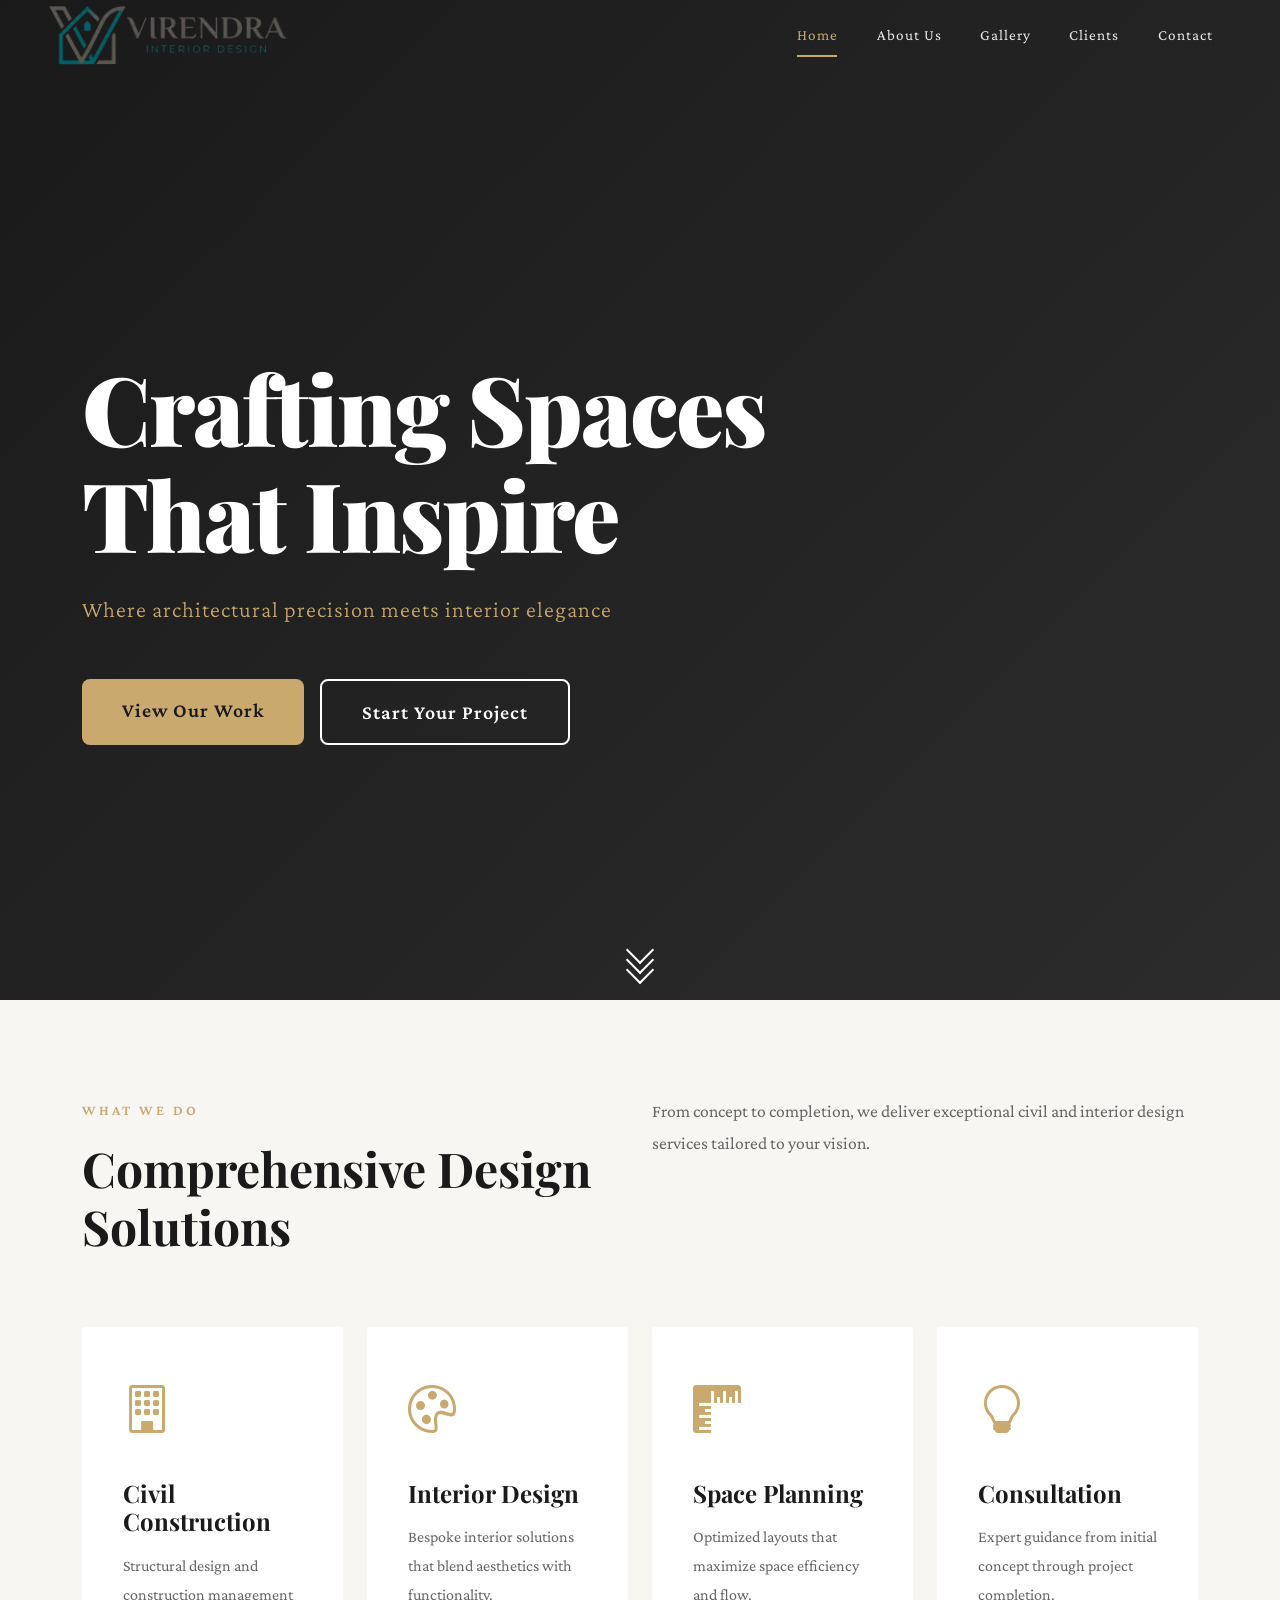
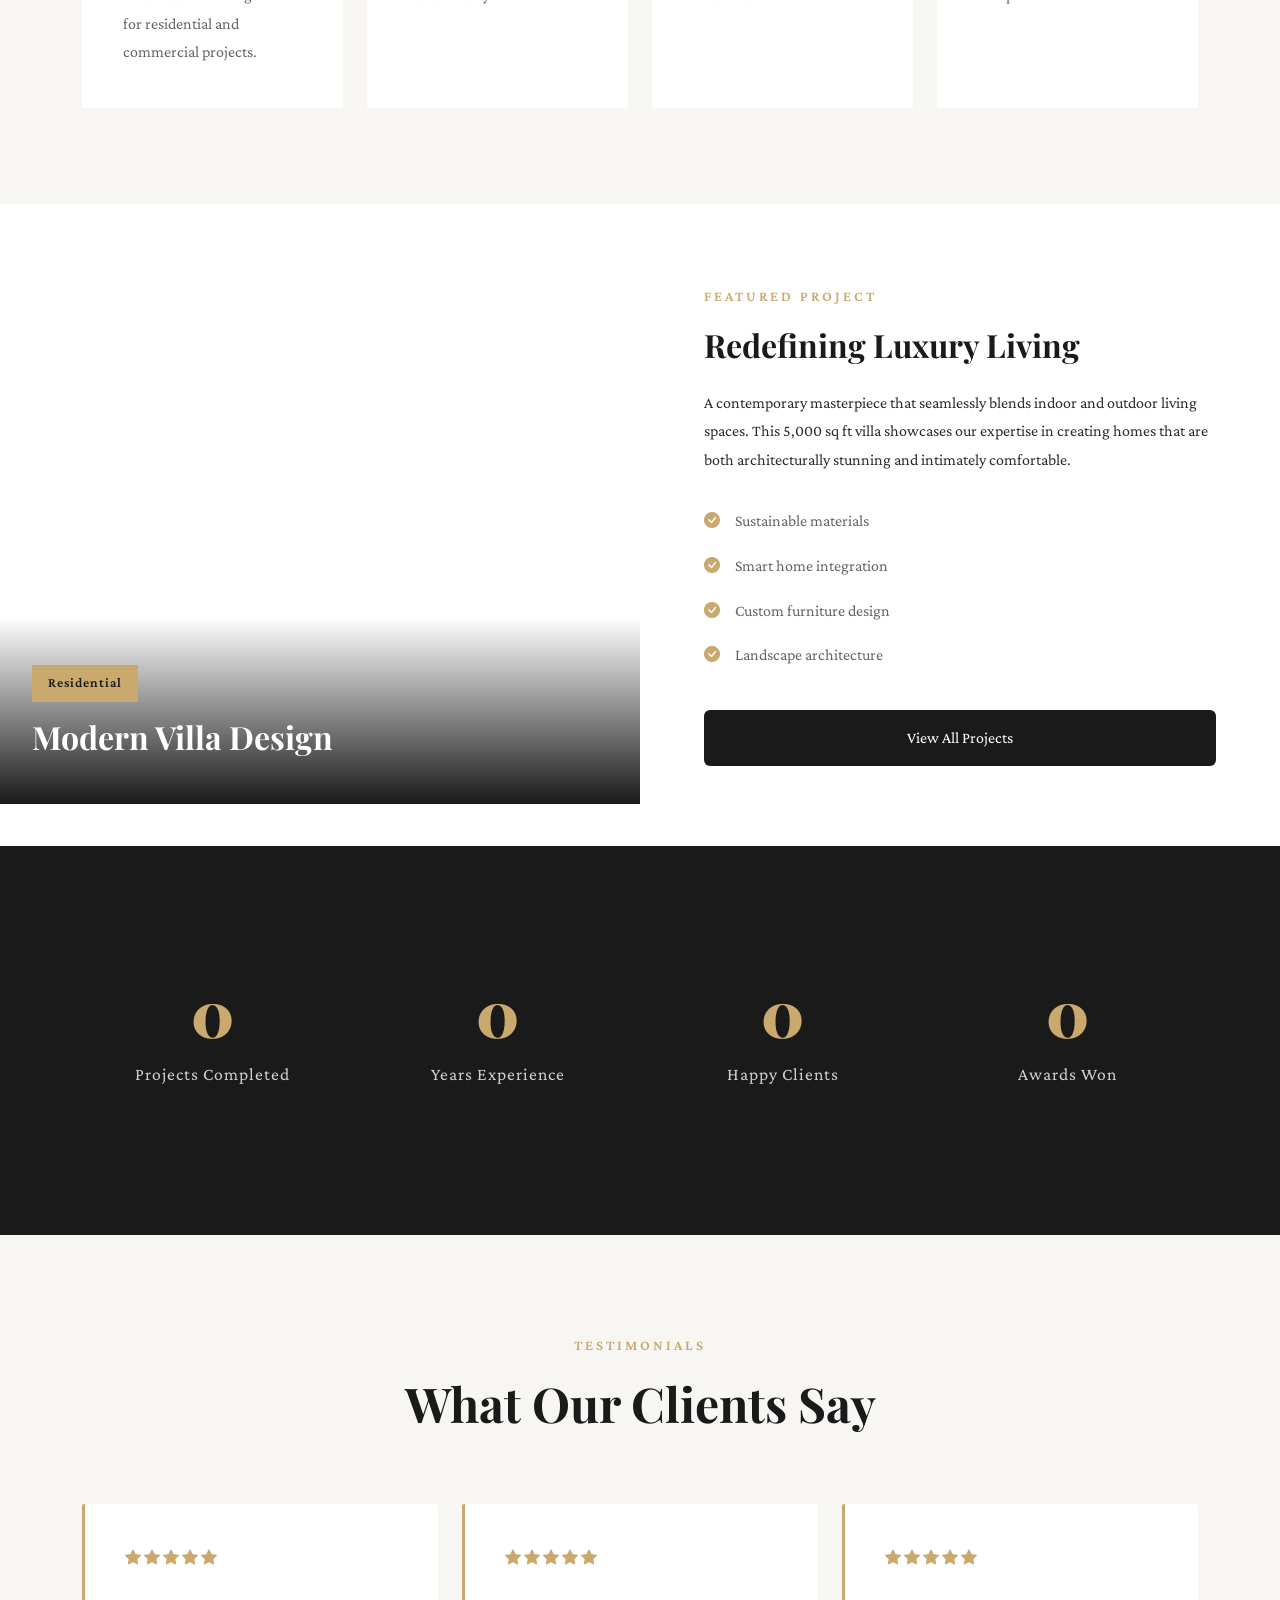
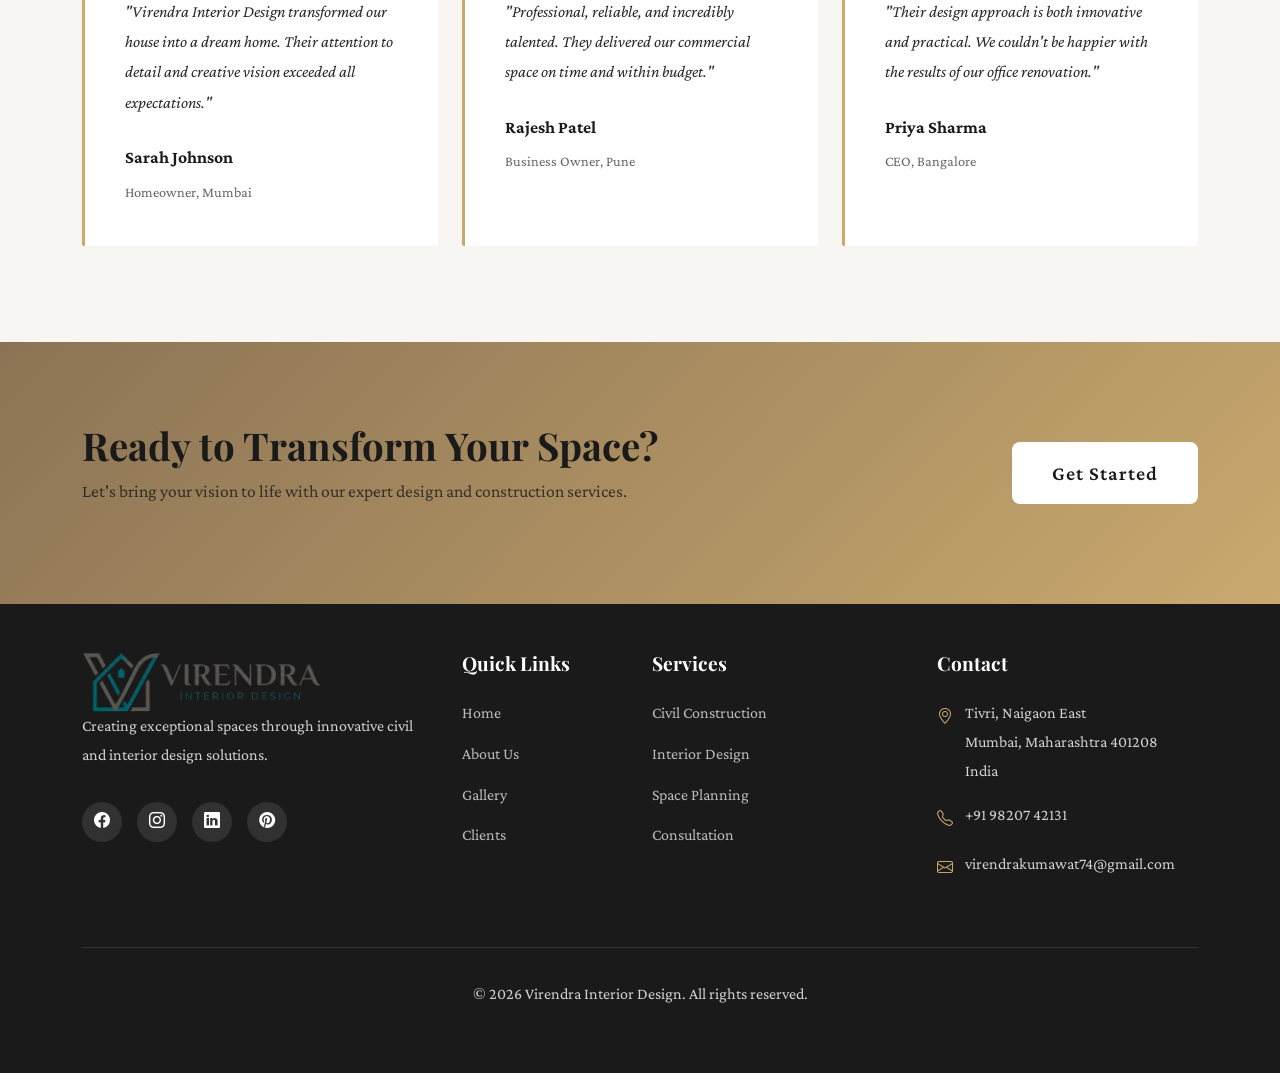
<file: index.html>
﻿<!DOCTYPE html>
<html lang="en">
<head>
    <meta charset="UTF-8">
    <meta name="viewport" content="width=device-width, initial-scale=1.0">
    <title>Virendra Interior Design - Civil & Interior Design Excellence</title>
    <link href="https://cdn.jsdelivr.net/npm/bootstrap@5.3.2/dist/css/bootstrap.min.css" rel="stylesheet">
    <link rel="stylesheet" href="https://cdn.jsdelivr.net/npm/bootstrap-icons@1.11.1/font/bootstrap-icons.css">
    <link rel="preconnect" href="https://fonts.googleapis.com">
    <link rel="preconnect" href="https://fonts.gstatic.com" crossorigin>
    <link href="https://fonts.googleapis.com/css2?family=Playfair+Display:wght@400;600;700;900&family=Crimson+Pro:wght@300;400;600&display=swap" rel="stylesheet">
    <link rel="stylesheet" href="style.css">
</head>
<body>
    <!-- Navigation -->
    <nav class="navbar navbar-expand-lg navbar-dark fixed-top" id="mainNav">
        <div class="container-fluid px-4 px-lg-5">
            <a class="navbar-brand" href="index.html">
                <img src="Images/Logo.png" alt="Logo" class="brand-logo">
            </a>
            <button class="navbar-toggler" type="button" data-bs-toggle="collapse" data-bs-target="#navbarNav">
                <span class="navbar-toggler-icon"></span>
            </button>
            <div class="collapse navbar-collapse" id="navbarNav">
                <ul class="navbar-nav ms-auto">
                    <li class="nav-item"><a class="nav-link active" href="index.html">Home</a></li>
                    <li class="nav-item"><a class="nav-link" href="about.html">About Us</a></li>
                    <li class="nav-item"><a class="nav-link" href="gallery.html">Gallery</a></li>
                    <li class="nav-item"><a class="nav-link" href="clients.html">Clients</a></li>
                    <li class="nav-item"><a class="nav-link" href="contact.html">Contact</a></li>
                </ul>
            </div>
        </div>
    </nav>
    <!-- Hero Section -->
    <section class="hero-section">
        <div class="hero-overlay"></div>
        <div class="hero-content">
            <div class="container">
                <div class="row align-items-center min-vh-100">
                    <div class="col-lg-8">
                        <div class="hero-text fade-in-up">
                            <h1 class="hero-title">Crafting Spaces<br>That Inspire</h1>
                            <p class="hero-subtitle">Where architectural precision meets interior elegance</p>
                            <div class="hero-buttons">
                                <a href="gallery.html" class="btn btn-primary btn-lg">View Our Work</a>
                                <a href="contact.html" class="btn btn-outline-light btn-lg">Start Your Project</a>
                            </div>
                        </div>
                    </div>
                </div>
            </div>
        </div>
        <div class="scroll-indicator">
            <span></span>
            <span></span>
            <span></span>
        </div>
    </section>
    <!-- Services Section -->
    <section class="services-section py-5">
        <div class="container py-5">
            <div class="row mb-5">
                <div class="col-lg-6">
                    <span class="section-label">What We Do</span>
                    <h2 class="section-title">Comprehensive Design Solutions</h2>
                </div>
                <div class="col-lg-6">
                    <p class="section-description">From concept to completion, we deliver exceptional civil and interior design services tailored to your vision.</p>
                </div>
            </div>

            <div class="row g-4">
                <div class="col-md-6 col-lg-3">
                    <div class="service-card">
                        <div class="service-icon">
                            <i class="bi bi-building"></i>
                        </div>
                        <h3>Civil Construction</h3>
                        <p>Structural design and construction management for residential and commercial projects.</p>
                    </div>
                </div>
                <div class="col-md-6 col-lg-3">
                    <div class="service-card">
                        <div class="service-icon">
                            <i class="bi bi-palette"></i>
                        </div>
                        <h3>Interior Design</h3>
                        <p>Bespoke interior solutions that blend aesthetics with functionality.</p>
                    </div>
                </div>
                <div class="col-md-6 col-lg-3">
                    <div class="service-card">
                        <div class="service-icon">
                            <i class="bi bi-rulers"></i>
                        </div>
                        <h3>Space Planning</h3>
                        <p>Optimized layouts that maximize space efficiency and flow.</p>
                    </div>
                </div>
                <div class="col-md-6 col-lg-3">
                    <div class="service-card">
                        <div class="service-icon">
                            <i class="bi bi-lightbulb"></i>
                        </div>
                        <h3>Consultation</h3>
                        <p>Expert guidance from initial concept through project completion.</p>
                    </div>
                </div>
            </div>
        </div>
    </section>
    <!-- Featured Projects -->
    <section class="featured-section">
        <div class="container-fluid p-0">
            <div class="row g-0">
                <div class="col-lg-6">
                    <div class="featured-image" style="background-image: url('https://images.unsplash.com/photo-1600607687939-ce8a6c25118c?w=1200');">
                        <div class="featured-overlay">
                            <span class="featured-category">Residential</span>
                            <h3>Modern Villa Design</h3>
                        </div>
                    </div>
                </div>
                <div class="col-lg-6">
                    <div class="featured-content">
                        <span class="section-label">Featured Project</span>
                        <h2 class="mb-4">Redefining Luxury Living</h2>
                        <p class="mb-4">A contemporary masterpiece that seamlessly blends indoor and outdoor living spaces. This 5,000 sq ft villa showcases our expertise in creating homes that are both architecturally stunning and intimately comfortable.</p>
                        <ul class="project-features">
                            <li><i class="bi bi-check-circle-fill"></i> Sustainable materials</li>
                            <li><i class="bi bi-check-circle-fill"></i> Smart home integration</li>
                            <li><i class="bi bi-check-circle-fill"></i> Custom furniture design</li>
                            <li><i class="bi bi-check-circle-fill"></i> Landscape architecture</li>
                        </ul>
                        <a href="gallery.html" class="btn btn-dark mt-3">View All Projects</a>
                    </div>
                </div>
            </div>
        </div>
    </section>
    <!-- Stats Section -->
    <section class="stats-section py-5">
        <div class="container py-5">
            <div class="row text-center g-4">
                <div class="col-6 col-lg-3">
                    <div class="stat-item">
                        <h2 class="stat-number" data-target="250">0</h2>
                        <p class="stat-label">Projects Completed</p>
                    </div>
                </div>
                <div class="col-6 col-lg-3">
                    <div class="stat-item">
                        <h2 class="stat-number" data-target="15">0</h2>
                        <p class="stat-label">Years Experience</p>
                    </div>
                </div>
                <div class="col-6 col-lg-3">
                    <div class="stat-item">
                        <h2 class="stat-number" data-target="180">0</h2>
                        <p class="stat-label">Happy Clients</p>
                    </div>
                </div>
                <div class="col-6 col-lg-3">
                    <div class="stat-item">
                        <h2 class="stat-number" data-target="25">0</h2>
                        <p class="stat-label">Awards Won</p>
                    </div>
                </div>
            </div>
        </div>
    </section>
    <!-- Testimonials -->
    <section class="testimonials-section py-5">
        <div class="container py-5">
            <div class="row mb-5">
                <div class="col-lg-8 mx-auto text-center">
                    <span class="section-label">Testimonials</span>
                    <h2 class="section-title">What Our Clients Say</h2>
                </div>
            </div>
            <div class="row g-4">
                <div class="col-md-6 col-lg-4">
                    <div class="testimonial-card">
                        <div class="testimonial-rating">
                            <i class="bi bi-star-fill"></i>
                            <i class="bi bi-star-fill"></i>
                            <i class="bi bi-star-fill"></i>
                            <i class="bi bi-star-fill"></i>
                            <i class="bi bi-star-fill"></i>
                        </div>
                        <p class="testimonial-text">"Virendra Interior Design transformed our house into a dream home. Their attention to detail and creative vision exceeded all expectations."</p>
                        <div class="testimonial-author">
                            <strong>Sarah Johnson</strong>
                            <span>Homeowner, Mumbai</span>
                        </div>
                    </div>
                </div>
                <div class="col-md-6 col-lg-4">
                    <div class="testimonial-card">
                        <div class="testimonial-rating">
                            <i class="bi bi-star-fill"></i>
                            <i class="bi bi-star-fill"></i>
                            <i class="bi bi-star-fill"></i>
                            <i class="bi bi-star-fill"></i>
                            <i class="bi bi-star-fill"></i>
                        </div>
                        <p class="testimonial-text">"Professional, reliable, and incredibly talented. They delivered our commercial space on time and within budget."</p>
                        <div class="testimonial-author">
                            <strong>Rajesh Patel</strong>
                            <span>Business Owner, Pune</span>
                        </div>
                    </div>
                </div>
                <div class="col-md-6 col-lg-4">
                    <div class="testimonial-card">
                        <div class="testimonial-rating">
                            <i class="bi bi-star-fill"></i>
                            <i class="bi bi-star-fill"></i>
                            <i class="bi bi-star-fill"></i>
                            <i class="bi bi-star-fill"></i>
                            <i class="bi bi-star-fill"></i>
                        </div>
                        <p class="testimonial-text">"Their design approach is both innovative and practical. We couldn't be happier with the results of our office renovation."</p>
                        <div class="testimonial-author">
                            <strong>Priya Sharma</strong>
                            <span>CEO, Bangalore</span>
                        </div>
                    </div>
                </div>
            </div>
        </div>
    </section>
    <!-- CTA Section -->
    <section class="cta-section">
        <div class="container">
            <div class="row align-items-center">
                <div class="col-lg-8">
                    <h2 class="cta-title">Ready to Transform Your Space?</h2>
                    <p class="cta-text">Let's bring your vision to life with our expert design and construction services.</p>
                </div>
                <div class="col-lg-4 text-lg-end mt-4 mt-lg-0">
                    <a href="contact.html" class="btn btn-light btn-lg">Get Started</a>
                </div>
            </div>
        </div>
    </section>
    <!-- Footer -->
    <footer class="footer">
        <div class="container py-5">
            <div class="row g-4">
                <div class="col-lg-4">
                    <img src="Images/Logo.png" alt="Logo" class="brand-logo">
                    <p class="footer-description">Creating exceptional spaces through innovative civil and interior design solutions.</p>
                    <div class="social-links">
                        <a href="#"><i class="bi bi-facebook"></i></a>
                        <a href="#"><i class="bi bi-instagram"></i></a>
                        <a href="#"><i class="bi bi-linkedin"></i></a>
                        <a href="#"><i class="bi bi-pinterest"></i></a>
                    </div>
                </div>
                <div class="col-lg-2 col-md-6">
                    <h4 class="footer-heading">Quick Links</h4>
                    <ul class="footer-links">
                        <li><a href="index.html">Home</a></li>
                        <li><a href="about.html">About Us</a></li>
                        <li><a href="gallery.html">Gallery</a></li>
                        <li><a href="clients.html">Clients</a></li>
                    </ul>
                </div>
                <div class="col-lg-3 col-md-6">
                    <h4 class="footer-heading">Services</h4>
                    <ul class="footer-links">
                        <li><a href="#">Civil Construction</a></li>
                        <li><a href="#">Interior Design</a></li>
                        <li><a href="#">Space Planning</a></li>
                        <li><a href="#">Consultation</a></li>
                    </ul>
                </div>
                <div class="col-lg-3 col-md-6">
                    <h4 class="footer-heading">Contact</h4>
                    <ul class="footer-contact">
                        <li><i class="bi bi-geo-alt"></i> Tivri, Naigaon East<br>Mumbai, Maharashtra 401208<br>India</li>
                        <li><i class="bi bi-telephone"></i> +91 98207 42131</li>
                        <li><i class="bi bi-envelope"></i> virendrakumawat74@gmail.com</li>
                    </ul>
                </div>
            </div>
            <div class="footer-bottom">
                <p>&copy; 2026 Virendra Interior Design. All rights reserved.</p>
            </div>
        </div>
    </footer>
    <script src="https://cdn.jsdelivr.net/npm/bootstrap@5.3.2/dist/js/bootstrap.bundle.min.js"></script>
    <script src="script.js"></script>
</body>
</html>
</file>
<file: style.css>
:root {
    --primary-color: #1a1a1a;
    --secondary-color: #c9a96e;
    --accent-color: #8b7355;
    --text-dark: #2c2c2c;
    --text-light: #666666;
    --background-light: #f8f6f3;
    --background-white: #ffffff;
    --border-color: #e5e5e5;
}

* {
    margin: 0;
    padding: 0;
    box-sizing: border-box;
}

body {
    font-family: 'Crimson Pro', serif;
    color: var(--text-dark);
    line-height: 1.8;
    overflow-x: hidden;
    background: var(--background-white);
}

h1, h2, h3, h4, h5, h6 {
    font-family: 'Playfair Display', serif;
    font-weight: 700;
    line-height: 1.2;
    color: var(--primary-color);
}

/* Navigation */
.navbar {
    /*padding: 1.5rem 0;*/
    padding: 0 0 !important;
    transition: all 0.4s ease;
    background: transparent;
}

    .navbar.scrolled {
        background: rgba(26, 26, 26, 0.98);
        /*padding: 1rem 0;*/
        padding: 0 0 !important;
        box-shadow: 0 2px 20px rgba(0, 0, 0, 0.1);
    }

/* Mobile View */
@media (max-width: 991.98px) {

    /* Solid navbar background */
    .navbar {
        background: rgba(26, 26, 26, 0.98);
    }

    /* Solid background for expanded menu */
    .navbar-collapse {
        background: rgba(26, 26, 26, 0.98);
        padding: 1rem 0;
    }

    .navbar-nav .nav-link {
        padding: 0.75rem 1.5rem !important;
    }
}

.navbar-brand {
    font-family: 'Playfair Display', serif;
    font-size: 1.5rem;
    font-weight: 700;
    letter-spacing: 2px;
    color: #fff !important;
    display: flex;
    align-items: center;
    gap: 0.5rem;
}

.brand-logo {
    height: 60px; /* adjust if needed */
    width: auto;
}

.brand-icon {
    display: inline-flex;
    align-items: center;
    justify-content: center;
    width: 35px;
    height: 35px;
    background: var(--secondary-color);
    color: var(--primary-color);
    font-size: 1.2rem;
    font-weight: 900;
    border-radius: 2px;
}

.navbar-nav .nav-link {
    color: rgba(255, 255, 255, 0.9) !important;
    font-size: 0.95rem;
    font-weight: 400;
    letter-spacing: 1px;
    padding: 0.5rem 1.2rem !important;
    transition: all 0.3s ease;
    position: relative;
}

    .navbar-nav .nav-link::after {
        content: '';
        position: absolute;
        bottom: 0;
        left: 1.2rem; /* same as horizontal padding */
        width: 0;
        height: 2px;
        background: var(--secondary-color);
        transition: width 0.3s ease;
    }

    .navbar-nav .nav-link:hover::after,
    .navbar-nav .nav-link.active::after {
        width: 40px;
    }

    .navbar-nav .nav-link.active {
        color: var(--secondary-color) !important;
    }

/* Hero Section */
.hero-section {
    position: relative;
    min-height: 100vh;
    background: linear-gradient(135deg, #1a1a1a 0%, #2c2c2c 100%);
    overflow: hidden;
}

    .hero-section::before {
        content: '';
        position: absolute;
        top: 0;
        left: 0;
        right: 0;
        bottom: 0;
        background: url('https://images.unsplash.com/photo-1600607687939-ce8a6c25118c?w=1600') center/cover;
        opacity: 0.15;
        z-index: 1;
    }

.hero-overlay {
    position: absolute;
    top: 0;
    left: 0;
    right: 0;
    bottom: 0;
    background: linear-gradient(135deg, rgba(26,26,26,0.9) 0%, rgba(44,44,44,0.85) 100%);
    /*z-index: 2;*/
}

.hero-content {
    position: relative;
    z-index: 3;
    padding-top: 100px;
}

.hero-title {
    font-size: clamp(3rem, 8vw, 6rem);
    font-weight: 900;
    color: #ffffff;
    margin-bottom: 1.5rem;
    line-height: 1.1;
    letter-spacing: -2px;
}

.hero-subtitle {
    font-size: clamp(1.1rem, 2vw, 1.4rem);
    color: var(--secondary-color);
    margin-bottom: 3rem;
    font-weight: 300;
    letter-spacing: 1px;
}

.hero-buttons {
    display: flex;
    gap: 1rem;
    flex-wrap: wrap;
}

.btn-primary {
    background: var(--secondary-color);
    border: none;
    color: var(--primary-color);
    padding: 1rem 2.5rem;
    font-weight: 600;
    letter-spacing: 1px;
    transition: all 0.3s ease;
}

    .btn-primary:hover {
        background: var(--accent-color);
        transform: translateY(-2px);
        box-shadow: 0 10px 30px rgba(201, 169, 110, 0.3);
    }

.btn-outline-light {
    border: 2px solid #ffffff;
    color: #ffffff;
    padding: 1rem 2.5rem;
    font-weight: 600;
    letter-spacing: 1px;
    transition: all 0.3s ease;
}

    .btn-outline-light:hover {
        background: #ffffff;
        color: var(--primary-color);
        transform: translateY(-2px);
    }


.scroll-indicator {
    position: absolute;
    bottom: 30px;
    left: 50%;
    transform: translateX(-50%);
}

    .scroll-indicator span {
        display: block;
        width: 20px;
        height: 20px;
        border-bottom: 2px solid white;
        border-right: 2px solid white;
        transform: rotate(45deg);
        margin: -10px;
        animation: scrollDown 2s infinite;
    }

        .scroll-indicator span:nth-child(2) {
            animation-delay: 0.2s;
        }

        .scroll-indicator span:nth-child(3) {
            animation-delay: 0.4s;
        }

@keyframes scrollDown {
    0% {
        opacity: 0;
        transform: rotate(45deg) translate(-10px, -10px);
    }

    50% {
        opacity: 1;
    }

    100% {
        opacity: 0;
        transform: rotate(45deg) translate(10px, 10px);
    }
}


/* Animations */
.fade-in-up {
    animation: fadeInUp 1s ease forwards;
}

@keyframes fadeInUp {
    from {
        opacity: 0;
        transform: translateY(30px);
    }

    to {
        opacity: 1;
        transform: translateY(0);
    }
}

/* Page Header */
.page-header {
    background: linear-gradient(135deg, #1a1a1a 0%, #2c2c2c 100%);
    padding: 180px 0 100px;
    text-align: center;
    position: relative;
    overflow: hidden;
}

    .page-header::before {
        content: '';
        position: absolute;
        top: 0;
        left: 0;
        right: 0;
        bottom: 0;
        background: url('https://images.unsplash.com/photo-1497366811353-6870744d04b2?w=1600') center/cover;
        opacity: 0.1;
    }

.page-title {
    font-size: clamp(2.5rem, 5vw, 4rem);
    color: #ffffff;
    margin-bottom: 1rem;
    position: relative;
}

.page-subtitle {
    font-size: 1.2rem;
    color: var(--secondary-color);
    position: relative;
}

/* Section Styling */
.section-label {
    display: inline-block;
    color: var(--secondary-color);
    font-size: 0.9rem;
    font-weight: 600;
    letter-spacing: 3px;
    text-transform: uppercase;
    margin-bottom: 1rem;
}

.section-title {
    font-size: clamp(2rem, 4vw, 3rem);
    margin-bottom: 1.5rem;
}

.section-description {
    font-size: 1.1rem;
    color: var(--text-light);
    line-height: 1.8;
}

/* Services Section */
.services-section {
    background: var(--background-light);
}

.service-card {
    background: var(--background-white);
    padding: 2.5rem;
    border-radius: 2px;
    transition: all 0.4s ease;
    height: 100%;
    border: 1px solid transparent;
}

    .service-card:hover {
        transform: translateY(-10px);
        box-shadow: 0 20px 40px rgba(0, 0, 0, 0.1);
        border-color: var(--secondary-color);
    }

.service-icon {
    font-size: 3rem;
    color: var(--secondary-color);
    margin-bottom: 1.5rem;
}

.service-card h3 {
    font-size: 1.5rem;
    margin-bottom: 1rem;
}

.service-card p {
    color: var(--text-light);
    margin: 0;
}

/* Featured Section */
.featured-section {
    background: var(--background-white);
}

.featured-image {
    height: 600px;
    background-size: cover;
    background-position: center;
    position: relative;
    overflow: hidden;
}

.featured-overlay {
    position: absolute;
    bottom: 0;
    left: 0;
    right: 0;
    background: linear-gradient(to top, rgba(0,0,0,0.9), transparent);
    padding: 3rem 2rem;
    color: #ffffff;
}

.featured-category {
    display: inline-block;
    background: var(--secondary-color);
    color: var(--primary-color);
    padding: 0.4rem 1rem;
    font-size: 0.85rem;
    font-weight: 600;
    letter-spacing: 1px;
    margin-bottom: 1rem;
}

.featured-overlay h3 {
    color: #ffffff;
    font-size: 2rem;
    margin: 0;
}

.featured-content {
    padding: 5rem 4rem;
    display: flex;
    flex-direction: column;
    justify-content: center;
}

.project-features {
    list-style: none;
    padding: 0;
}

    .project-features li {
        padding: 0.5rem 0;
        color: var(--text-light);
    }

    .project-features i {
        color: var(--secondary-color);
        margin-right: 0.75rem;
    }

/* Stats Section */
.stats-section {
    background: var(--primary-color);
    color: #ffffff;
}

.stat-item {
    padding: 2rem;
}

.stat-number {
    font-size: 4rem;
    font-weight: 900;
    color: var(--secondary-color);
    margin-bottom: 0.5rem;
}

.stat-label {
    font-size: 1.1rem;
    color: rgba(255, 255, 255, 0.8);
    letter-spacing: 1px;
}

/* Testimonials */
.testimonials-section {
    background: var(--background-light);
}

.testimonial-card {
    background: var(--background-white);
    padding: 2.5rem;
    border-radius: 2px;
    height: 100%;
    border-left: 3px solid var(--secondary-color);
    transition: all 0.3s ease;
}

    .testimonial-card:hover {
        transform: translateY(-5px);
        box-shadow: 0 15px 35px rgba(0, 0, 0, 0.1);
    }

.testimonial-rating {
    color: var(--secondary-color);
    margin-bottom: 1.5rem;
}

.testimonial-text {
    font-size: 1.05rem;
    font-style: italic;
    color: var(--text-dark);
    margin-bottom: 1.5rem;
    line-height: 1.8;
}

.testimonial-author strong {
    display: block;
    color: var(--primary-color);
    font-size: 1.1rem;
    margin-bottom: 0.25rem;
}

.testimonial-author span {
    color: var(--text-light);
    font-size: 0.9rem;
}

/* CTA Section */
.cta-section {
    background: linear-gradient(135deg, var(--accent-color) 0%, var(--secondary-color) 100%);
    padding: 5rem 0;
    color: #ffffff;
}

.cta-title {
    font-size: clamp(1.8rem, 3vw, 2.5rem);
    color: var(--primary-color);
    margin-bottom: 0.5rem;
}

.cta-text {
    font-size: 1.1rem;
    color: rgba(26, 26, 26, 0.8);
}

.btn-light {
    background: var(--background-white);
    color: var(--primary-color);
    border: none;
    padding: 1rem 2.5rem;
    font-weight: 600;
    letter-spacing: 1px;
    transition: all 0.3s ease;
}

    .btn-light:hover {
        background: var(--primary-color);
        color: #ffffff;
        transform: translateY(-2px);
    }

/* Footer */
.footer {
    background: var(--primary-color);
    color: rgba(255, 255, 255, 0.8);
    padding-top: 0;
}

.footer-brand {
    font-family: 'Playfair Display', serif;
    font-size: 2rem;
    font-weight: 700;
    color: #ffffff;
    margin-bottom: 1rem;
    letter-spacing: 2px;
}

.footer-description {
    margin-bottom: 2rem;
    line-height: 1.8;
}

.social-links a {
    display: inline-flex;
    align-items: center;
    justify-content: center;
    width: 40px;
    height: 40px;
    background: rgba(255, 255, 255, 0.1);
    color: #ffffff;
    border-radius: 50%;
    margin-right: 0.75rem;
    transition: all 0.3s ease;
}

    .social-links a:hover {
        background: var(--secondary-color);
        color: var(--primary-color);
        transform: translateY(-3px);
    }

.footer-heading {
    color: #ffffff;
    font-size: 1.2rem;
    margin-bottom: 1.5rem;
}

.footer-links {
    list-style: none;
    padding: 0;
}

    .footer-links li {
        margin-bottom: 0.75rem;
    }

    .footer-links a {
        color: rgba(255, 255, 255, 0.7);
        text-decoration: none;
        transition: all 0.3s ease;
    }

        .footer-links a:hover {
            color: var(--secondary-color);
            padding-left: 5px;
        }

.footer-contact {
    list-style: none;
    padding: 0;
}

    .footer-contact li {
        margin-bottom: 1rem;
        display: flex;
        align-items: start;
        gap: 0.75rem;
    }

    .footer-contact i {
        color: var(--secondary-color);
        margin-top: 4px;
    }

.footer-bottom {
    border-top: 1px solid rgba(255, 255, 255, 0.1);
    margin-top: 3rem;
    padding-top: 2rem;
    text-align: center;
}

/* About Page Specific */
.story-image img {
    border-radius: 2px;
    box-shadow: 20px 20px 0 var(--secondary-color);
}

.value-card {
    text-align: center;
    padding: 2rem;
    transition: all 0.3s ease;
}

    .value-card:hover {
        transform: translateY(-10px);
    }

.value-icon {
    font-size: 3.5rem;
    color: var(--secondary-color);
    margin-bottom: 1.5rem;
}

.value-card h3 {
    font-size: 1.4rem;
    margin-bottom: 1rem;
}

.value-card p {
    color: var(--text-light);
}

/* Team Section */
.team-card {
    background: var(--background-white);
    border-radius: 2px;
    overflow: hidden;
    transition: all 0.4s ease;
}

    .team-card:hover {
        box-shadow: 0 20px 40px rgba(0, 0, 0, 0.15);
        transform: translateY(-10px);
    }

.team-image {
    height: 350px;
    overflow: hidden;
}

    .team-image img {
        width: 100%;
        height: 100%;
        object-fit: cover;
        transition: transform 0.4s ease;
    }

.team-card:hover .team-image img {
    transform: scale(1.1);
}

.team-info {
    padding: 2rem;
}

    .team-info h3 {
        font-size: 1.5rem;
        margin-bottom: 0.5rem;
    }

.team-role {
    color: var(--secondary-color);
    font-weight: 600;
    margin-bottom: 1rem;
}

.team-bio {
    color: var(--text-light);
    margin-bottom: 1.5rem;
}

.team-social a {
    color: var(--text-light);
    margin-right: 1rem;
    transition: all 0.3s ease;
}

    .team-social a:hover {
        color: var(--secondary-color);
    }

/* Process Section */
.process-step {
    text-align: center;
    padding: 2rem 1rem;
}

.process-number {
    font-size: 4rem;
    font-weight: 900;
    color: var(--secondary-color);
    opacity: 0.3;
    margin-bottom: 1rem;
}

.process-step h3 {
    font-size: 1.4rem;
    margin-bottom: 1rem;
}

.process-step p {
    color: var(--text-light);
}

/* Awards Section */
.awards-section {
    background: var(--background-light);
}

.award-card {
    background: var(--background-white);
    padding: 2.5rem;
    text-align: center;
    border-radius: 2px;
    transition: all 0.3s ease;
    height: 100%;
}

    .award-card:hover {
        transform: translateY(-10px);
        box-shadow: 0 15px 35px rgba(0, 0, 0, 0.1);
    }

.award-icon {
    font-size: 3rem;
    color: var(--secondary-color);
    margin-bottom: 1.5rem;
}

.award-card h4 {
    font-size: 1.3rem;
    margin-bottom: 0.5rem;
}

.award-card p {
    color: var(--text-light);
}

/* Gallery Page */
.filter-buttons {
    display: flex;
    gap: 1rem;
    justify-content: center;
    flex-wrap: wrap;
}

.filter-btn {
    background: transparent;
    border: 2px solid var(--border-color);
    color: var(--text-dark);
    padding: 0.75rem 2rem;
    font-weight: 600;
    letter-spacing: 1px;
    transition: all 0.3s ease;
    cursor: pointer;
}

    .filter-btn:hover,
    .filter-btn.active {
        background: var(--secondary-color);
        border-color: var(--secondary-color);
        color: var(--primary-color);
    }

.gallery-card {
    border-radius: 2px;
    overflow: hidden;
    height: 100%;
}

.gallery-image {
    position: relative;
    height: 400px;
    overflow: hidden;
}

    .gallery-image img {
        width: 100%;
        height: 100%;
        object-fit: cover;
        transition: transform 0.5s ease;
    }

.gallery-card:hover .gallery-image img {
    transform: scale(1.1);
}

.gallery-overlay {
    position: absolute;
    top: 0;
    left: 0;
    right: 0;
    bottom: 0;
    background: linear-gradient(to top, rgba(0,0,0,0.95), transparent);
    opacity: 0;
    transition: opacity 0.4s ease;
    display: flex;
    align-items: flex-end;
    padding: 2rem;
}

.gallery-card:hover .gallery-overlay {
    opacity: 1;
}

.gallery-info {
    color: #ffffff;
    transform: translateY(20px);
    transition: transform 0.4s ease;
}

.gallery-card:hover .gallery-info {
    transform: translateY(0);
}

.gallery-category {
    display: inline-block;
    background: var(--secondary-color);
    color: var(--primary-color);
    padding: 0.3rem 0.8rem;
    font-size: 0.8rem;
    font-weight: 600;
    letter-spacing: 1px;
    margin-bottom: 0.75rem;
}

.gallery-info h3 {
    color: #ffffff;
    font-size: 1.5rem;
    margin-bottom: 0.5rem;
}

.gallery-info p {
    color: rgba(255, 255, 255, 0.8);
    margin-bottom: 1rem;
}

/* Clients Page */
.client-stats-section {
    background: var(--background-light);
}

.stat-box {
    padding: 2rem;
}

.stat-number-large {
    font-size: 4rem;
    font-weight: 900;
    color: var(--secondary-color);
    margin-bottom: 0.5rem;
}

.stat-box p {
    font-size: 1.1rem;
    color: var(--text-dark);
}

.client-logo {
    display: flex;
    align-items: center;
    justify-content: center;
    padding: 2rem;
    background: var(--background-white);
    border-radius: 2px;
    height: 120px;
    transition: all 0.3s ease;
    border: 1px solid var(--border-color);
}

    .client-logo:hover {
        transform: translateY(-5px);
        box-shadow: 0 10px 30px rgba(0, 0, 0, 0.1);
        border-color: var(--secondary-color);
    }

    .client-logo img {
        max-width: 100%;
        max-height: 60px;
        opacity: 0.7;
        transition: opacity 0.3s ease;
    }

    .client-logo:hover img {
        opacity: 1;
    }

.testimonial-card-detailed {
    background: var(--background-white);
    padding: 2.5rem;
    border-radius: 2px;
    height: 100%;
    transition: all 0.3s ease;
}

    .testimonial-card-detailed:hover {
        transform: translateY(-10px);
        box-shadow: 0 20px 40px rgba(0, 0, 0, 0.1);
    }

.testimonial-header {
    display: flex;
    align-items: center;
    gap: 1rem;
    margin-bottom: 1.5rem;
}

    .testimonial-header img {
        width: 60px;
        height: 60px;
        border-radius: 50%;
        object-fit: cover;
    }

    .testimonial-header h4 {
        margin: 0;
        font-size: 1.2rem;
    }

    .testimonial-header p {
        margin: 0;
        color: var(--text-light);
        font-size: 0.9rem;
    }

.testimonial-project {
    margin-top: 1.5rem;
    padding-top: 1.5rem;
    border-top: 1px solid var(--border-color);
    font-size: 0.9rem;
    color: var(--text-light);
}

.industry-card {
    text-align: center;
    padding: 2.5rem 1.5rem;
    background: var(--background-light);
    border-radius: 2px;
    transition: all 0.3s ease;
}

    .industry-card:hover {
        background: var(--secondary-color);
        transform: translateY(-10px);
    }

    .industry-card i {
        font-size: 3rem;
        color: var(--secondary-color);
        margin-bottom: 1rem;
        transition: all 0.3s ease;
    }

    .industry-card:hover i {
        color: var(--primary-color);
    }

    .industry-card h4 {
        margin-bottom: 0.5rem;
        transition: all 0.3s ease;
    }

    .industry-card:hover h4 {
        color: var(--primary-color);
    }

    .industry-card p {
        color: var(--text-light);
        margin: 0;
        transition: all 0.3s ease;
    }

    .industry-card:hover p {
        color: rgba(26, 26, 26, 0.8);
    }

/* Contact Page */
.contact-form-wrapper {
    background: var(--background-white);
    padding: 3rem;
    border-radius: 2px;
    box-shadow: 0 10px 40px rgba(0, 0, 0, 0.08);
}

.form-group {
    margin-bottom: 1.5rem;
}

.form-label {
    font-weight: 600;
    color: var(--text-dark);
    margin-bottom: 0.5rem;
    display: block;
}

.form-control,
.form-select {
    border: 2px solid var(--border-color);
    border-radius: 2px;
    padding: 0.875rem 1rem;
    font-family: 'Crimson Pro', serif;
    transition: all 0.3s ease;
}

    .form-control:focus,
    .form-select:focus {
        border-color: var(--secondary-color);
        box-shadow: 0 0 0 0.2rem rgba(201, 169, 110, 0.25);
    }

.contact-info-wrapper {
    background: var(--background-light);
    padding: 3rem;
    border-radius: 2px;
    height: 100%;
}

.contact-info-item {
    display: flex;
    gap: 1.5rem;
    margin-bottom: 2.5rem;
}

.contact-icon {
    flex-shrink: 0;
    width: 50px;
    height: 50px;
    background: var(--secondary-color);
    color: var(--primary-color);
    display: flex;
    align-items: center;
    justify-content: center;
    border-radius: 50%;
    font-size: 1.3rem;
}

.contact-details h4 {
    font-size: 1.2rem;
    margin-bottom: 0.5rem;
}

.contact-details p {
    color: var(--text-light);
    margin: 0;
    line-height: 1.8;
}

.social-links-contact a {
    display: inline-flex;
    align-items: center;
    justify-content: center;
    width: 45px;
    height: 45px;
    background: var(--background-white);
    color: var(--primary-color);
    border-radius: 50%;
    margin-right: 0.75rem;
    transition: all 0.3s ease;
}

    .social-links-contact a:hover {
        background: var(--secondary-color);
        transform: translateY(-3px);
    }

.quick-contact-card {
    background: var(--background-light);
    padding: 3rem 2rem;
    text-align: center;
    border-radius: 2px;
    transition: all 0.3s ease;
}

    .quick-contact-card:hover {
        transform: translateY(-10px);
        box-shadow: 0 15px 35px rgba(0, 0, 0, 0.1);
    }

    .quick-contact-card i {
        font-size: 3rem;
        color: var(--secondary-color);
        margin-bottom: 1.5rem;
    }

    .quick-contact-card h3 {
        font-size: 1.4rem;
        margin-bottom: 1rem;
    }

    .quick-contact-card p {
        color: var(--text-light);
        margin-bottom: 1.5rem;
    }

.btn-outline-dark {
    border: 2px solid var(--primary-color);
    color: var(--primary-color);
    padding: 0.75rem 2rem;
    font-weight: 600;
    transition: all 0.3s ease;
}

    .btn-outline-dark:hover {
        background: var(--primary-color);
        color: #ffffff;
    }

.accordion-item {
    border: none;
    border-bottom: 1px solid var(--border-color);
    margin-bottom: 0;
}

.accordion-button {
    background: transparent;
    color: var(--text-dark);
    font-weight: 600;
    font-size: 1.1rem;
    padding: 1.5rem 0;
    box-shadow: none;
}

    .accordion-button:not(.collapsed) {
        background: transparent;
        color: var(--secondary-color);
    }

    .accordion-button:focus {
        box-shadow: none;
    }

.accordion-body {
    padding: 1rem 0 2rem;
    color: var(--text-light);
    line-height: 1.8;
}

.btn-dark {
    background: var(--primary-color);
    border: none;
    padding: 1rem 2.5rem;
}

    .btn-dark:hover {
        background: var(--accent-color);
    }

/* Responsive */
@media (max-width: 991px) {
    .hero-title {
        font-size: 3rem;
    }

    .featured-content {
        padding: 3rem 2rem;
    }

    .featured-image {
        height: 400px;
    }
}

@media (max-width: 767px) {
    .navbar-brand {
        font-size: 1.2rem;
    }

    .hero-buttons {
        flex-direction: column;
    }

        .hero-buttons .btn {
            width: 100%;
        }

    .section-title {
        font-size: 2rem;
    }

    .stat-number {
        font-size: 3rem;
    }

    .story-image img {
        box-shadow: 10px 10px 0 var(--secondary-color);
    }

    .contact-form-wrapper,
    .contact-info-wrapper {
        padding: 2rem;
    }
}

/* Modal Styling */
.modal-content {
    border-radius: 2px;
    border: none;
}

.modal-header {
    border-bottom: 1px solid var(--border-color);
    padding: 1.5rem 2rem;
}

.modal-title {
    font-size: 1.5rem;
    color: var(--primary-color);
}

.modal-body {
    padding: 2rem;
}

.btn-close:focus {
    box-shadow: none;
}
</file>
